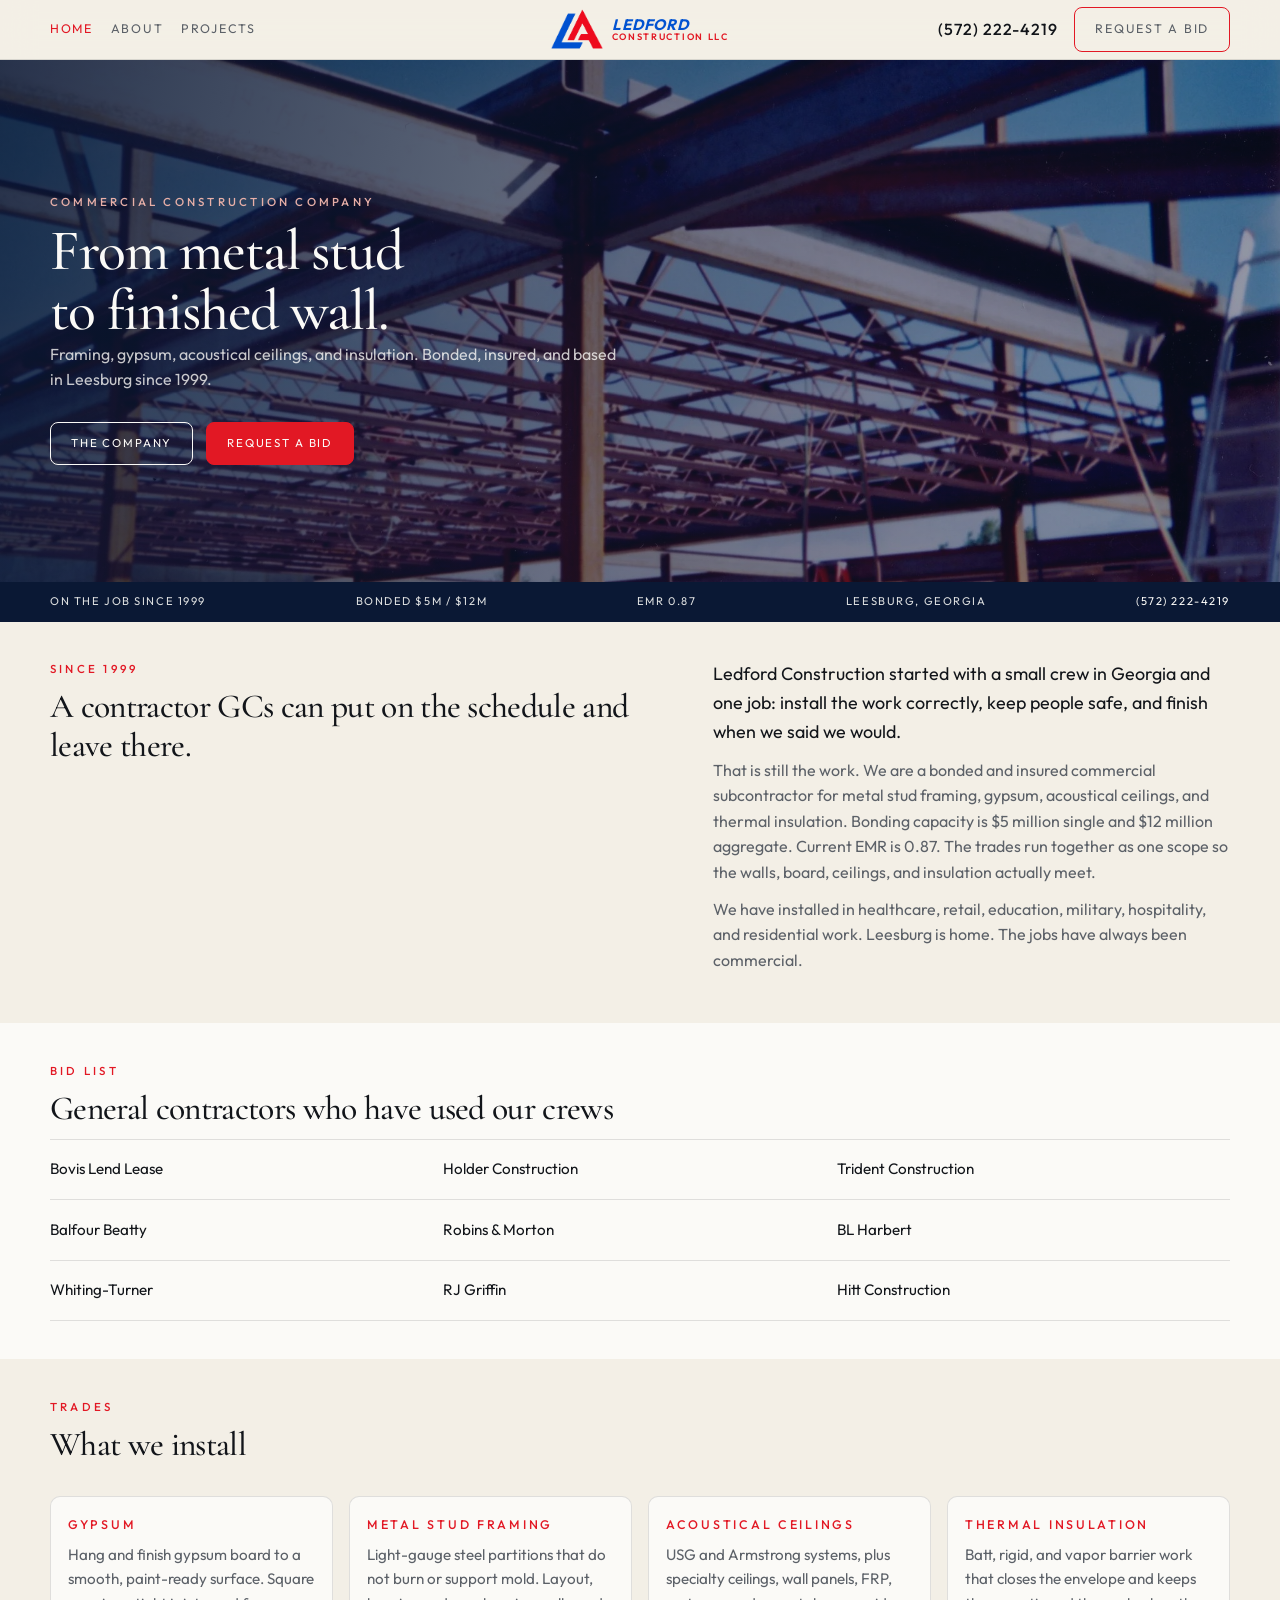
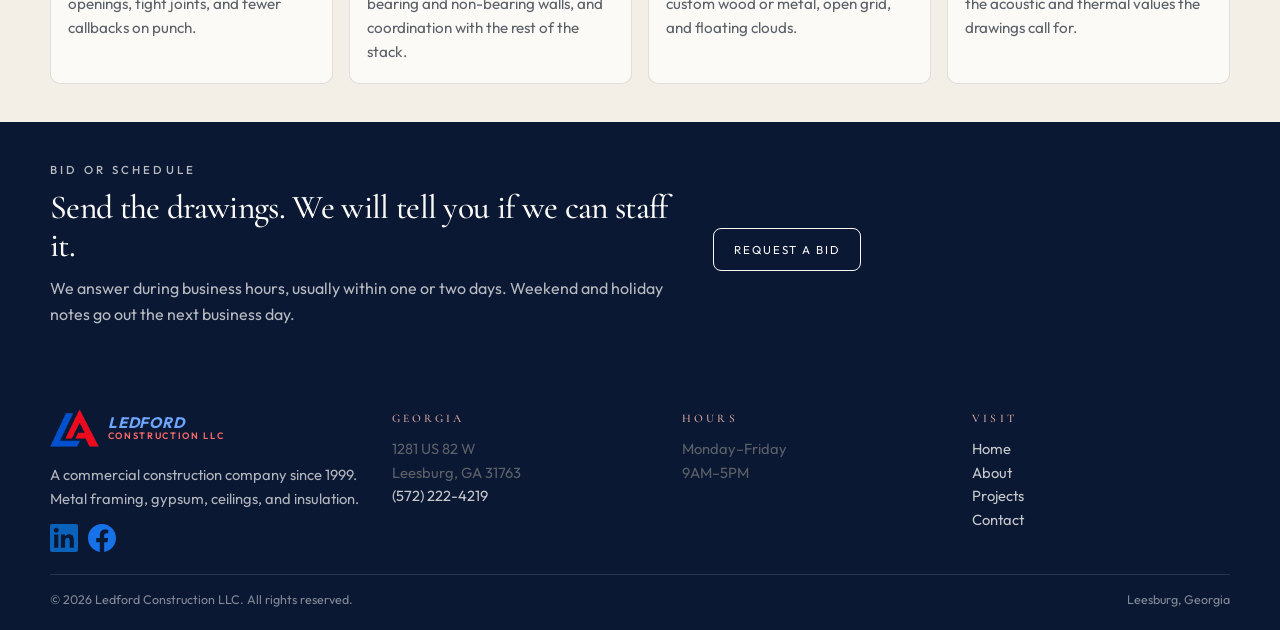
<file: index.html>
<!DOCTYPE html>
<html lang="en">
<head>
  <meta charset="utf-8" />
  <meta name="viewport" content="width=device-width, initial-scale=1, viewport-fit=cover" />
  <title>Ledford Construction LLC | Commercial construction company since 1999</title>
  <meta name="description" content="A commercial construction company since 1999. Metal stud framing, gypsum, acoustical ceilings, and thermal insulation." />
  <link rel="icon" type="image/png" href="images/icon.png?v=5" />
  <link rel="apple-touch-icon" href="images/apple-touch-icon.png?v=5" />
  <meta property="og:title" content="Ledford Construction LLC | Commercial construction company since 1999" />
  <meta property="og:description" content="A commercial construction company since 1999. Metal stud framing, gypsum, acoustical ceilings, and thermal insulation." />
  <meta property="og:image" content="images/icon.png?v=5" />
  <link rel="preconnect" href="https://fonts.googleapis.com" />
  <link rel="preconnect" href="https://fonts.gstatic.com" crossorigin />
  <link href="https://fonts.googleapis.com/css2?family=Cormorant+Garamond:ital,wght@0,500;0,600;1,500&family=Outfit:wght@300;400;500;600;700&display=swap" rel="stylesheet" />
  <link rel="stylesheet" href="styles.css?v=5" />
</head>
<body>

<header class="site-header">
  <div class="wrap header-inner">
    <nav class="nav nav-left" aria-label="Primary">
      <a href="index.html" aria-current="page">Home</a>
      <a href="about.html">About</a>
      <a href="projects.html">Projects</a>
    </nav>
    <a class="logo" href="index.html" aria-label="Ledford Construction home">
      <img class="mark" src="images/icon.png?v=5" alt="" />
      <span class="logo-text"><strong>Ledford</strong><em>Construction LLC</em></span>
    </a>
    <div class="header-tools">
      <a class="header-phone" href="tel:+15722224219">(572) 222-4219</a>
      <nav class="nav nav-right">
        <a class="cta" href="contact.html">Request a bid</a>
      </nav>
      <button class="menu-btn" type="button" aria-label="Open menu" aria-expanded="false"><span></span><span></span><span></span></button>
    </div>
  </div>
</header>

<main>
  <section class="hero">
    <div class="wrap">
      <p class="eyebrow">Commercial construction company</p>
      <h1>From metal stud to finished wall.</h1>
      <p>Framing, gypsum, acoustical ceilings, and insulation. Bonded, insured, and based in Leesburg since 1999.</p>
      <div style="display:flex;gap:.8rem;flex-wrap:wrap;margin-top:1.8rem">
        <a class="cta light" href="about.html">The company</a>
        <a class="cta solid" href="contact.html">Request a bid</a>
      </div>
    </div>
  </section>
  <section class="trust">
    <div class="wrap">
      <span>On the job since 1999</span>
      <span>Bonded $5M / $12M</span>
      <span>EMR 0.87</span>
      <span>Leesburg, Georgia</span>
      <a href="tel:+15722224219">(572) 222-4219</a>
    </div>
  </section>

  <section class="section">
    <div class="wrap split">
      <div>
        <p class="eyebrow">Since 1999</p>
        <h2>A contractor GCs can put on the schedule and leave there.</h2>
      </div>
      <div>
        <p class="lead">Ledford Construction started with a small crew in Georgia and one job: install the work correctly, keep people safe, and finish when we said we would.</p>
        <p>That is still the work. We are a bonded and insured commercial subcontractor for metal stud framing, gypsum, acoustical ceilings, and thermal insulation. Bonding capacity is $5 million single and $12 million aggregate. Current EMR is 0.87. The trades run together as one scope so the walls, board, ceilings, and insulation actually meet.</p>
        <p>We have installed in healthcare, retail, education, military, hospitality, and residential work. Leesburg is home. The jobs have always been commercial.</p>
      </div>
    </div>
  </section>

  <section class="section alt">
    <div class="wrap">
      <p class="eyebrow">Bid list</p>
      <h2>General contractors who have used our crews</h2>
      <ul class="names">
        <li>Bovis Lend Lease</li>
        <li>Holder Construction</li>
        <li>Trident Construction</li>
        <li>Balfour Beatty</li>
        <li>Robins &amp; Morton</li>
        <li>BL Harbert</li>
        <li>Whiting-Turner</li>
        <li>RJ Griffin</li>
        <li>Hitt Construction</li>
      </ul>
    </div>
  </section>

  <section class="section">
    <div class="wrap">
      <p class="eyebrow">Trades</p>
      <h2>What we install</h2>
      <div class="grid-4" style="margin-top:2rem">
        <article class="card">
          <h3>Gypsum</h3>
          <p>Hang and finish gypsum board to a smooth, paint-ready surface. Square openings, tight joints, and fewer callbacks on punch.</p>
        </article>
        <article class="card">
          <h3>Metal stud framing</h3>
          <p>Light-gauge steel partitions that do not burn or support mold. Layout, bearing and non-bearing walls, and coordination with the rest of the stack.</p>
        </article>
        <article class="card">
          <h3>Acoustical ceilings</h3>
          <p>USG and Armstrong systems, plus specialty ceilings, wall panels, FRP, custom wood or metal, open grid, and floating clouds.</p>
        </article>
        <article class="card">
          <h3>Thermal insulation</h3>
          <p>Batt, rigid, and vapor barrier work that closes the envelope and keeps the acoustic and thermal values the drawings call for.</p>
        </article>
      </div>
    </div>
  </section>

  <section class="section navy">
    <div class="wrap split">
      <div>
        <p class="eyebrow">Bid or schedule</p>
        <h2 style="color:#fbfaf7">Send the drawings. We will tell you if we can staff it.</h2>
        <p>We answer during business hours, usually within one or two days. Weekend and holiday notes go out the next business day.</p>
      </div>
      <div style="align-self:center">
        <a class="cta light" href="contact.html">Request a bid</a>
      </div>
    </div>
  </section>
</main>

<footer class="site-footer">
  <div class="wrap foot-grid">
    <div>
      <a class="logo" href="index.html"><img class="mark" src="images/icon.png?v=5" alt="" /><span class="logo-text"><strong>Ledford</strong><em>Construction LLC</em></span></a>
      <p style="margin-top:1rem;color:rgba(251,250,247,.7)">A commercial construction company since 1999. Metal framing, gypsum, ceilings, and insulation.</p>
      <p class="footer-social"><a class="li-mark" href="https://www.linkedin.com/company/ledford-construction-llc" target="_blank" rel="noopener noreferrer" aria-label="Ledford Construction on LinkedIn"><img src="images/linkedin.svg" width="28" height="28" alt="" /></a><a class="li-mark" href="https://www.facebook.com/share/1YXuvFNRWJ/" target="_blank" rel="noopener noreferrer" aria-label="Ledford Construction on Facebook"><img src="images/facebook.svg" width="28" height="28" alt="" /></a></p>
    </div>
    <div>
      <h3 class="eyebrow" style="color:#e8b0a8">Georgia</h3>
      <p>1281 US 82 W<br>Leesburg, GA 31763<br><a href="tel:+15722224219">(572) 222-4219</a></p>
    </div>
    <div>
      <h3 class="eyebrow" style="color:#e8b0a8">Hours</h3>
      <p>Monday–Friday<br>9AM–5PM</p>
    </div>
    <div>
      <h3 class="eyebrow" style="color:#e8b0a8">Visit</h3>
      <p><a href="index.html">Home</a><br><a href="about.html">About</a><br><a href="projects.html">Projects</a><br><a href="contact.html">Contact</a></p>
    </div>
  </div>
  <div class="wrap legal">
    <span>© 2026 Ledford Construction LLC. All rights reserved.</span>
    <span>Leesburg, Georgia</span>
  </div>
</footer>
<script src="site.js?v=3"></script>
</body>
</html>
</file>
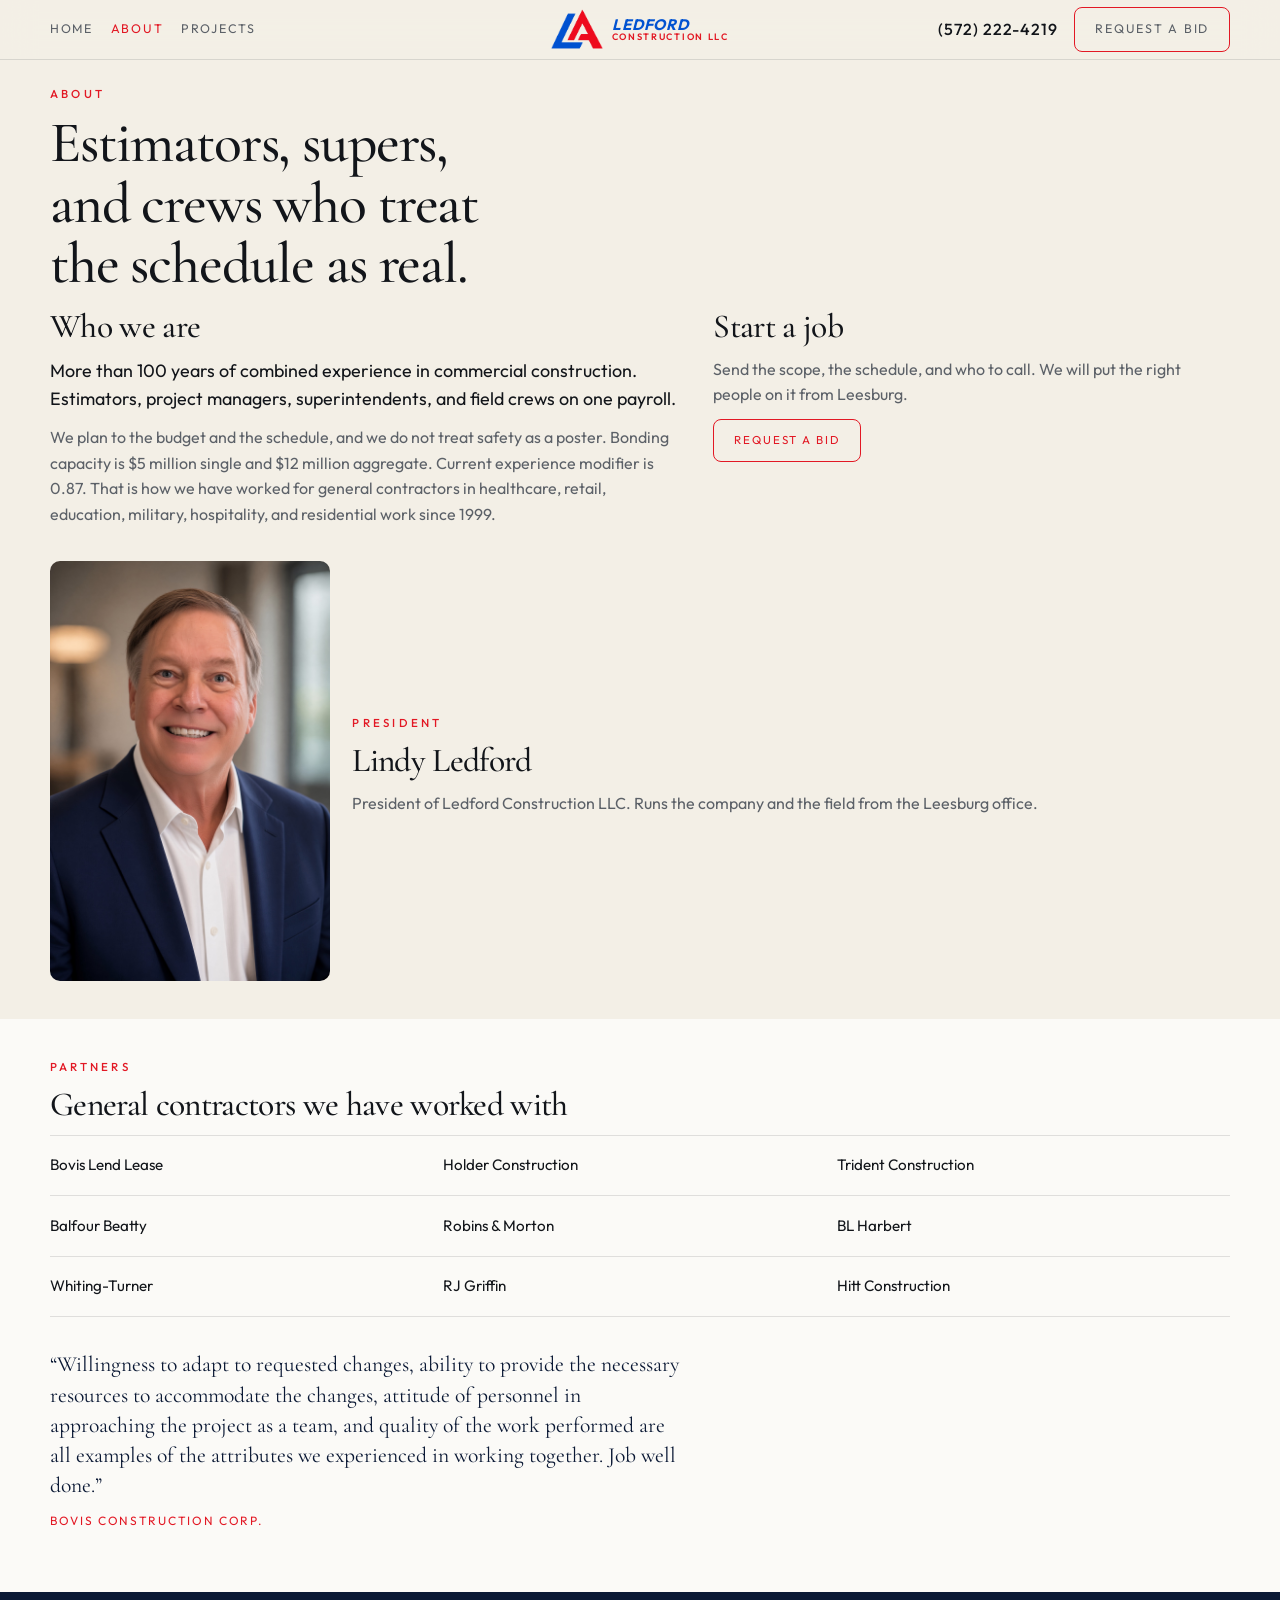
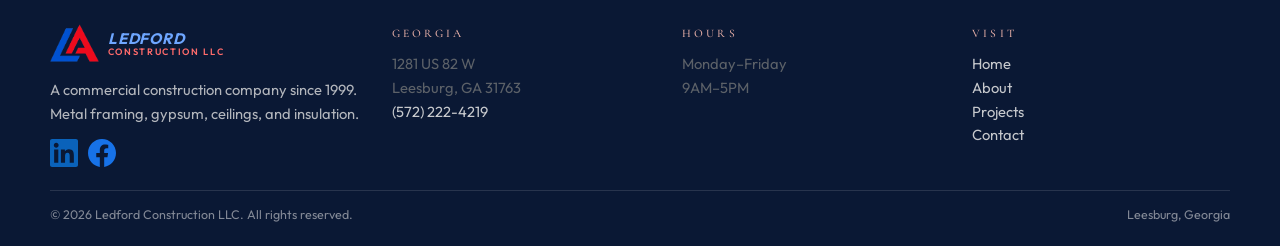
<file: about.html>
<!DOCTYPE html>
<html lang="en">
<head>
  <meta charset="utf-8" />
  <meta name="viewport" content="width=device-width, initial-scale=1, viewport-fit=cover" />
  <title>About | Ledford Construction LLC</title>
  <meta name="description" content="Professionals. Leaders. One team. Ledford Construction is a commercial subcontracting company led by President Lindy Ledford." />
  <link rel="icon" type="image/png" href="images/icon.png?v=5" />
  <link rel="apple-touch-icon" href="images/apple-touch-icon.png?v=5" />
  <meta property="og:title" content="About | Ledford Construction LLC" />
  <meta property="og:description" content="Professionals. Leaders. One team. Ledford Construction is a commercial subcontracting company led by President Lindy Ledford." />
  <meta property="og:image" content="images/icon.png?v=5" />
  <link rel="preconnect" href="https://fonts.googleapis.com" />
  <link rel="preconnect" href="https://fonts.gstatic.com" crossorigin />
  <link href="https://fonts.googleapis.com/css2?family=Cormorant+Garamond:ital,wght@0,500;0,600;1,500&family=Outfit:wght@300;400;500;600;700&display=swap" rel="stylesheet" />
  <link rel="stylesheet" href="styles.css?v=5" />
</head>
<body>

<header class="site-header">
  <div class="wrap header-inner">
    <nav class="nav nav-left" aria-label="Primary">
      <a href="index.html">Home</a>
      <a href="about.html" aria-current="page">About</a>
      <a href="projects.html">Projects</a>
    </nav>
    <a class="logo" href="index.html" aria-label="Ledford Construction home">
      <img class="mark" src="images/icon.png?v=5" alt="" />
      <span class="logo-text"><strong>Ledford</strong><em>Construction LLC</em></span>
    </a>
    <div class="header-tools">
      <a class="header-phone" href="tel:+15722224219">(572) 222-4219</a>
      <nav class="nav nav-right">
        <a class="cta" href="contact.html">Request a bid</a>
      </nav>
      <button class="menu-btn" type="button" aria-label="Open menu" aria-expanded="false"><span></span><span></span><span></span></button>
    </div>
  </div>
</header>

<main>
  <section class="page-hero">
    <div class="wrap">
      <p class="eyebrow">About</p>
      <h1>Estimators, supers, and crews who treat the schedule as real.</h1>
    </div>
  </section>
  <section class="section" style="padding-top:0">
    <div class="wrap split">
      <div>
        <h2>Who we are</h2>
        <p class="lead">More than 100 years of combined experience in commercial construction. Estimators, project managers, superintendents, and field crews on one payroll.</p>
        <p>We plan to the budget and the schedule, and we do not treat safety as a poster. Bonding capacity is $5 million single and $12 million aggregate. Current experience modifier is 0.87. That is how we have worked for general contractors in healthcare, retail, education, military, hospitality, and residential work since 1999.</p>
      </div>
      <div>
        <h2>Start a job</h2>
        <p>Send the scope, the schedule, and who to call. We will put the right people on it from Leesburg.</p>
        <a class="cta" href="contact.html">Request a bid</a>
      </div>
    </div>
    <div class="wrap people">
      <img src="images/about.jpg?v=4" alt="Lindy Ledford, President" />
      <div>
        <p class="eyebrow">President</p>
        <h2>Lindy Ledford</h2>
        <p>President of Ledford Construction LLC. Runs the company and the field from the Leesburg office.</p>
      </div>
    </div>
  </section>
  <section class="section alt" id="partners">
    <div class="wrap">
      <p class="eyebrow">Partners</p>
      <h2>General contractors we have worked with</h2>
      <ul class="names">
        <li>Bovis Lend Lease</li>
        <li>Holder Construction</li>
        <li>Trident Construction</li>
        <li>Balfour Beatty</li>
        <li>Robins &amp; Morton</li>
        <li>BL Harbert</li>
        <li>Whiting-Turner</li>
        <li>RJ Griffin</li>
        <li>Hitt Construction</li>
      </ul>
      <blockquote class="testimonial" style="margin-top:2rem; border-bottom:0; padding-bottom:0; max-width:40rem;">
        “Willingness to adapt to requested changes, ability to provide the necessary resources to accommodate the changes, attitude of personnel in approaching the project as a team, and quality of the work performed are all examples of the attributes we experienced in working together. Job well done.”
        <footer>Bovis Construction Corp.</footer>
      </blockquote>
    </div>
  </section>
</main>

<footer class="site-footer">
  <div class="wrap foot-grid">
    <div>
      <a class="logo" href="index.html"><img class="mark" src="images/icon.png?v=5" alt="" /><span class="logo-text"><strong>Ledford</strong><em>Construction LLC</em></span></a>
      <p style="margin-top:1rem;color:rgba(251,250,247,.7)">A commercial construction company since 1999. Metal framing, gypsum, ceilings, and insulation.</p>
      <p class="footer-social"><a class="li-mark" href="https://www.linkedin.com/company/ledford-construction-llc" target="_blank" rel="noopener noreferrer" aria-label="Ledford Construction on LinkedIn"><img src="images/linkedin.svg" width="28" height="28" alt="" /></a><a class="li-mark" href="https://www.facebook.com/share/1YXuvFNRWJ/" target="_blank" rel="noopener noreferrer" aria-label="Ledford Construction on Facebook"><img src="images/facebook.svg" width="28" height="28" alt="" /></a></p>
    </div>
    <div>
      <h3 class="eyebrow" style="color:#e8b0a8">Georgia</h3>
      <p>1281 US 82 W<br>Leesburg, GA 31763<br><a href="tel:+15722224219">(572) 222-4219</a></p>
    </div>
    <div>
      <h3 class="eyebrow" style="color:#e8b0a8">Hours</h3>
      <p>Monday–Friday<br>9AM–5PM</p>
    </div>
    <div>
      <h3 class="eyebrow" style="color:#e8b0a8">Visit</h3>
      <p><a href="index.html">Home</a><br><a href="about.html">About</a><br><a href="projects.html">Projects</a><br><a href="contact.html">Contact</a></p>
    </div>
  </div>
  <div class="wrap legal">
    <span>© 2026 Ledford Construction LLC. All rights reserved.</span>
    <span>Leesburg, Georgia</span>
  </div>
</footer>
<script src="site.js?v=3"></script>
</body>
</html>
</file>
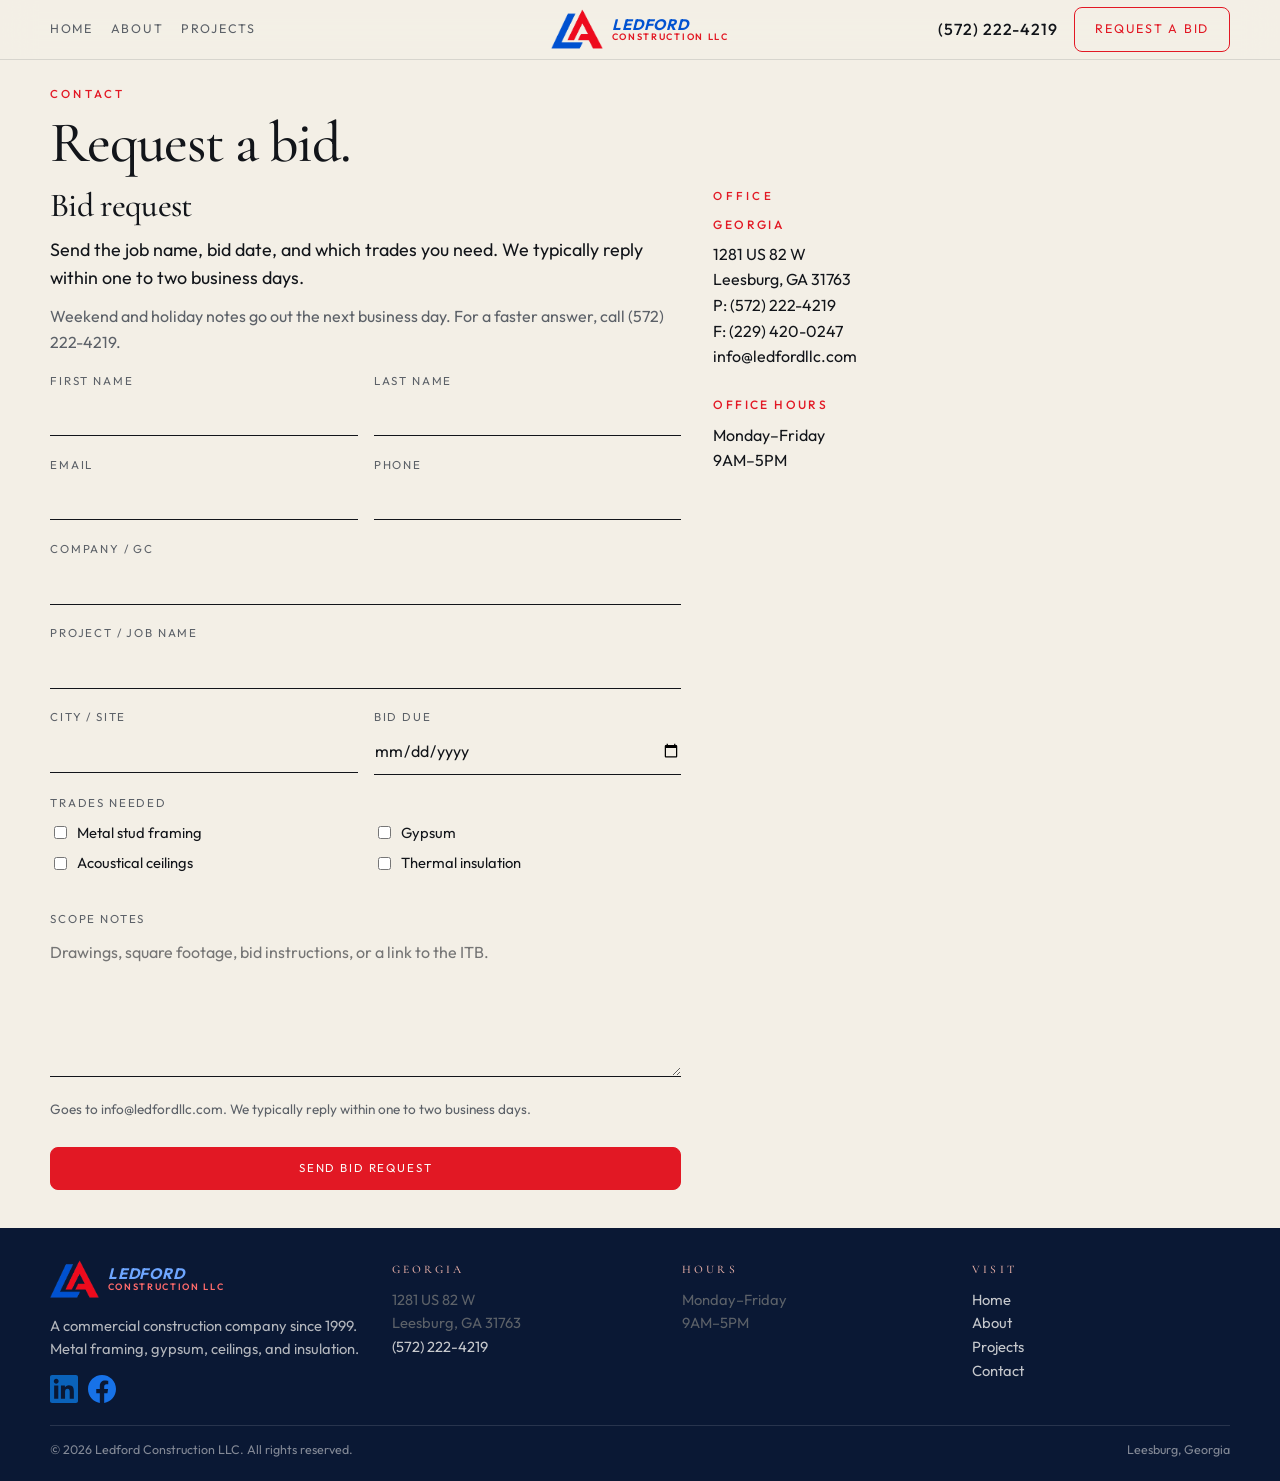
<file: contact.html>
<!DOCTYPE html>
<html lang="en">
<head>
  <meta charset="utf-8" />
  <meta name="viewport" content="width=device-width, initial-scale=1, viewport-fit=cover" />
  <title>Contact | Ledford Construction LLC</title>
  <meta name="description" content="Request a bid from Ledford Construction in Leesburg, Georgia." />
  <link rel="icon" type="image/png" href="images/icon.png?v=5" />
  <link rel="apple-touch-icon" href="images/apple-touch-icon.png?v=5" />
  <meta property="og:title" content="Contact | Ledford Construction LLC" />
  <meta property="og:description" content="Request a bid from Ledford Construction in Leesburg, Georgia." />
  <meta property="og:image" content="images/icon.png?v=5" />
  <link rel="preconnect" href="https://fonts.googleapis.com" />
  <link rel="preconnect" href="https://fonts.gstatic.com" crossorigin />
  <link href="https://fonts.googleapis.com/css2?family=Cormorant+Garamond:ital,wght@0,500;0,600;1,500&family=Outfit:wght@300;400;500;600;700&display=swap" rel="stylesheet" />
  <link rel="stylesheet" href="styles.css?v=5" />
</head>
<body>

<header class="site-header">
  <div class="wrap header-inner">
    <nav class="nav nav-left" aria-label="Primary">
      <a href="index.html">Home</a>
      <a href="about.html">About</a>
      <a href="projects.html">Projects</a>
    </nav>
    <a class="logo" href="index.html" aria-label="Ledford Construction home">
      <img class="mark" src="images/icon.png?v=5" alt="" />
      <span class="logo-text"><strong>Ledford</strong><em>Construction LLC</em></span>
    </a>
    <div class="header-tools">
      <a class="header-phone" href="tel:+15722224219">(572) 222-4219</a>
      <nav class="nav nav-right">
        <a class="cta" href="contact.html" aria-current="page">Request a bid</a>
      </nav>
      <button class="menu-btn" type="button" aria-label="Open menu" aria-expanded="false"><span></span><span></span><span></span></button>
    </div>
  </div>
</header>

<main>
  <section class="page-hero">
    <div class="wrap">
      <p class="eyebrow">Contact</p>
      <h1>Request a bid.</h1>
    </div>
  </section>
  <section class="section" style="padding-top:0">
    <div class="wrap split">
      <div>
        <h2>Bid request</h2>
        <p class="lead">Send the job name, bid date, and which trades you need. We typically reply within one to two business days.</p>
        <p>Weekend and holiday notes go out the next business day. For a faster answer, call <a href="tel:+15722224219">(572) 222-4219</a>.</p>
        <form data-contact>
          <div class="row-2">
            <div>
              <label for="first">First name</label>
              <input id="first" name="first" required />
            </div>
            <div>
              <label for="last">Last name</label>
              <input id="last" name="last" required />
            </div>
          </div>
          <div class="row-2">
            <div>
              <label for="email">Email</label>
              <input id="email" name="email" type="email" required />
            </div>
            <div>
              <label for="phone">Phone</label>
              <input id="phone" name="phone" type="tel" />
            </div>
          </div>
          <div>
            <label for="company">Company / GC</label>
            <input id="company" name="company" />
          </div>
          <div>
            <label for="project">Project / job name</label>
            <input id="project" name="project" />
          </div>
          <div class="row-2">
            <div>
              <label for="location">City / site</label>
              <input id="location" name="location" />
            </div>
            <div>
              <label for="bid_due">Bid due</label>
              <input id="bid_due" name="bid_due" type="date" />
            </div>
          </div>
          <div>
            <label>Trades needed</label>
            <div class="trades-pick">
              <label><input type="checkbox" name="trades" value="Metal stud framing" /> Metal stud framing</label>
              <label><input type="checkbox" name="trades" value="Gypsum" /> Gypsum</label>
              <label><input type="checkbox" name="trades" value="Acoustical ceilings" /> Acoustical ceilings</label>
              <label><input type="checkbox" name="trades" value="Thermal insulation" /> Thermal insulation</label>
            </div>
          </div>
          <div>
            <label for="help">Scope notes</label>
            <textarea id="help" name="help" rows="5" required placeholder="Drawings, square footage, bid instructions, or a link to the ITB."></textarea>
          </div>
          <p class="form-note">Goes to info@ledfordllc.com. We typically reply within one to two business days.</p>
          <button class="cta solid" type="submit">Send bid request</button>
        </form>
        <p class="success">Received. We will follow up from Leesburg.</p>
      </div>
      <aside>
        <p class="eyebrow">Office</p>
        <div class="office">
          <h3>Georgia</h3>
          <p>1281 US 82 W<br>Leesburg, GA 31763<br>P: <a href="tel:+15722224219">(572) 222-4219</a><br>F: (229) 420-0247<br><a href="mailto:info@ledfordllc.com">info@ledfordllc.com</a></p>
        </div>
        <div class="office">
          <h3>Office hours</h3>
          <p>Monday–Friday<br>9AM–5PM</p>
        </div>
      </aside>
    </div>
  </section>
</main>

<footer class="site-footer">
  <div class="wrap foot-grid">
    <div>
      <a class="logo" href="index.html"><img class="mark" src="images/icon.png?v=5" alt="" /><span class="logo-text"><strong>Ledford</strong><em>Construction LLC</em></span></a>
      <p style="margin-top:1rem;color:rgba(251,250,247,.7)">A commercial construction company since 1999. Metal framing, gypsum, ceilings, and insulation.</p>
      <p class="footer-social"><a class="li-mark" href="https://www.linkedin.com/company/ledford-construction-llc" target="_blank" rel="noopener noreferrer" aria-label="Ledford Construction on LinkedIn"><img src="images/linkedin.svg" width="28" height="28" alt="" /></a><a class="li-mark" href="https://www.facebook.com/share/1YXuvFNRWJ/" target="_blank" rel="noopener noreferrer" aria-label="Ledford Construction on Facebook"><img src="images/facebook.svg" width="28" height="28" alt="" /></a></p>
    </div>
    <div>
      <h3 class="eyebrow" style="color:#e8b0a8">Georgia</h3>
      <p>1281 US 82 W<br>Leesburg, GA 31763<br><a href="tel:+15722224219">(572) 222-4219</a></p>
    </div>
    <div>
      <h3 class="eyebrow" style="color:#e8b0a8">Hours</h3>
      <p>Monday–Friday<br>9AM–5PM</p>
    </div>
    <div>
      <h3 class="eyebrow" style="color:#e8b0a8">Visit</h3>
      <p><a href="index.html">Home</a><br><a href="about.html">About</a><br><a href="projects.html">Projects</a><br><a href="contact.html">Contact</a></p>
    </div>
  </div>
  <div class="wrap legal">
    <span>© 2026 Ledford Construction LLC. All rights reserved.</span>
    <span>Leesburg, Georgia</span>
  </div>
</footer>
<script src="site.js?v=3"></script>
</body>
</html>
</file>
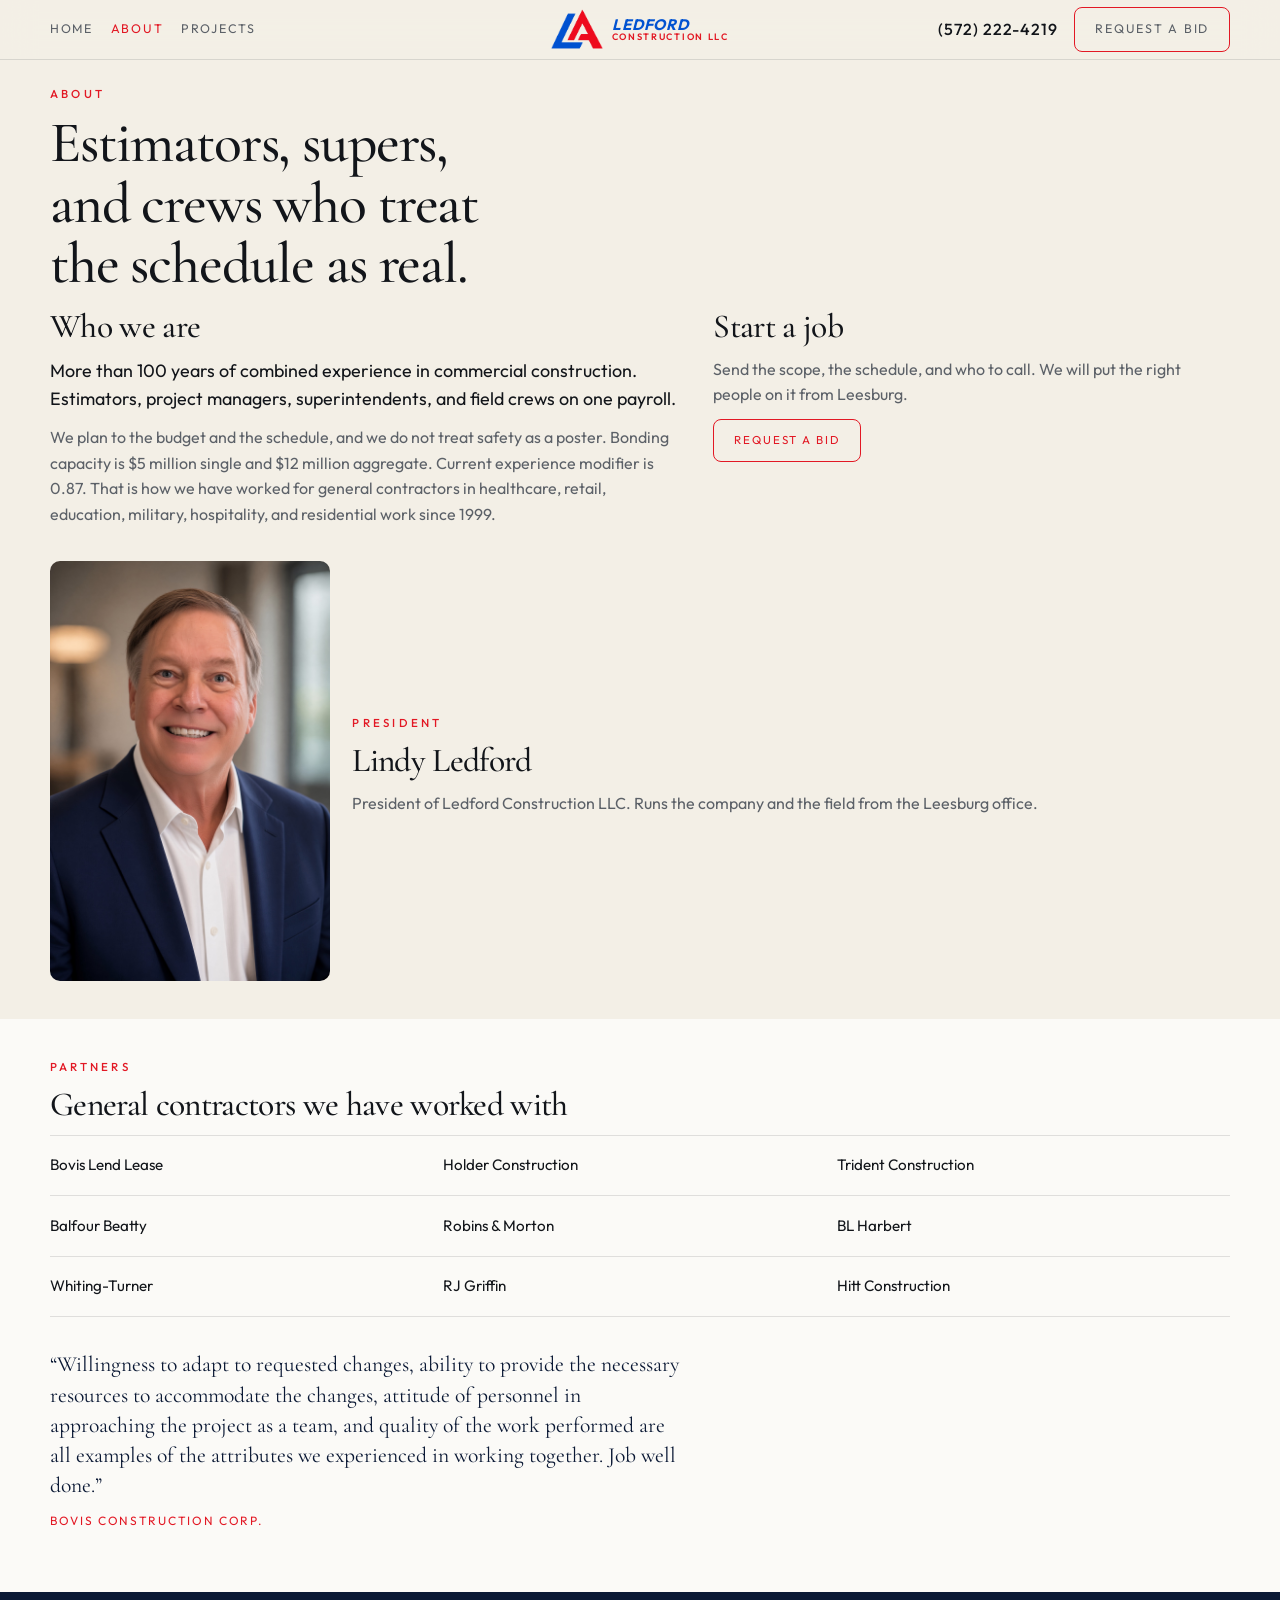
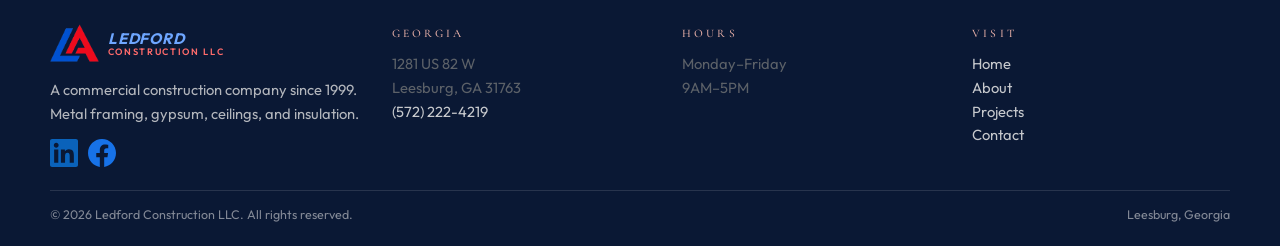
<file: contractors.html>
<!DOCTYPE html>
<html lang="en">
<head>
  <meta charset="utf-8" />
  <meta http-equiv="refresh" content="0; url=about.html#partners" />
  <link rel="canonical" href="about.html#partners" />
  <title>Partners | Ledford Construction LLC</title>
  <script>location.replace("about.html#partners");</script>
</head>
<body>
  <p><a href="about.html#partners">This page moved to About.</a></p>
</body>
</html>
</file>
<file: styles.css>
/* Ledford Construction LLC — 2026 rebuild */
:root {
  --navy: #0a1834;
  --navy-2: #12264a;
  --red: #e21824;
  --red-d: #b8141c;
  --paper: #f3efe6;
  --paper-2: #e8e2d6;
  --ink: #12151a;
  --muted: #5c6168;
  --white: #fbfaf7;
  --line: rgba(18,21,26,.12);
  --shadow: 0 24px 60px rgba(11,28,51,.18);
  --serif: "Cormorant Garamond", "Palatino Linotype", Palatino, serif;
  --sans: "Outfit", "Avenir Next", "Segoe UI", sans-serif;
}
*, *::before, *::after { box-sizing: border-box; }
html { scroll-behavior: smooth; }
html, body { margin: 0; padding: 0; }
body { padding-left: env(safe-area-inset-left); padding-right: env(safe-area-inset-right); }
body {
  font-family: var(--sans);
  color: var(--ink);
  background: var(--paper);
  line-height: 1.6;
  font-weight: 400;
  -webkit-font-smoothing: antialiased;
}
img { max-width: 100%; display: block; }
a { color: inherit; text-decoration: none; }
button, input, textarea, select { font: inherit; }
.wrap { width: min(1180px, calc(100% - 40px)); margin-inline: auto; }
.eyebrow {
  font-size: .72rem;
  letter-spacing: .28em;
  text-transform: uppercase;
  color: var(--red);
  font-weight: 500;
  margin: 0 0 .6rem;
}
h1, h2, h3, .serif { font-family: var(--serif); font-weight: 500; letter-spacing: -0.02em; }
h1 { font-size: clamp(2.2rem, 5.5vw, 3.6rem); line-height: 1.05; margin: 0; }
h2 { font-size: clamp(1.45rem, 3vw, 2.1rem); line-height: 1.15; margin: 0 0 .65rem; }
h3 { font-size: 1.5rem; margin: 0 0 .5rem; }
p { margin: 0 0 .7rem; color: var(--muted); }
.lead { font-size: 1.12rem; color: var(--ink); max-width: 42rem; }

/* Header */
.site-header {
  position: sticky; top: 0; z-index: 40;
  background: color-mix(in srgb, var(--paper) 88%, transparent);
  backdrop-filter: blur(16px);
  border-bottom: 1px solid var(--line);
  padding-top: env(safe-area-inset-top);
}
.header-inner {
  display: grid;
  grid-template-columns: 1fr auto 1fr;
  align-items: center;
  padding: .45rem 0;
  gap: 1rem;
}
.header-tools {
  justify-self: end;
  display: flex;
  align-items: center;
  gap: 1rem;
}
.logo { justify-self: center; display: flex; align-items: center; gap: .55rem; color: inherit; }
.logo .mark { height: 40px; width: auto; display: block; background: none; border: 0; }
.logo-text { display: flex; flex-direction: column; line-height: 1.05; }
.logo-text strong {
  font-family: var(--sans);
  font-style: italic;
  font-weight: 700;
  font-size: .95rem;
  letter-spacing: .06em;
  text-transform: uppercase;
  color: #0253d1;
}
.logo-text em {
  font-style: normal;
  font-size: .58rem;
  letter-spacing: .18em;
  text-transform: uppercase;
  font-weight: 600;
  color: var(--red);
}
.nav-left, .nav-right { display: flex; align-items: center; gap: 1.1rem; }
.nav-right { justify-self: end; }
.header-phone {
  color: var(--ink);
  font-weight: 500;
  letter-spacing: .06em;
  white-space: nowrap;
}
.header-phone:hover { color: var(--red); }
.trust {
  background: var(--navy);
  color: rgba(251,250,247,.88);
  padding: .7rem 0;
  font-size: .7rem;
  letter-spacing: .14em;
  text-transform: uppercase;
}
.trust .wrap {
  display: flex;
  flex-wrap: wrap;
  gap: .35rem 1.5rem;
  justify-content: space-between;
  align-items: center;
}
.trust a { color: #fbfaf7; }
.trades-pick {
  display: grid;
  grid-template-columns: 1fr 1fr;
  gap: .45rem 1rem;
  margin: .35rem 0 1rem;
}
.trades-pick label {
  display: flex;
  align-items: center;
  gap: .45rem;
  text-transform: none;
  letter-spacing: 0;
  font-size: .92rem;
  color: var(--ink);
  cursor: pointer;
}
.trades-pick input { width: auto; accent-color: var(--red); }
.nav a {
  font-size: .78rem;
  letter-spacing: .14em;
  text-transform: uppercase;
  color: var(--muted);
}
.nav a:hover, .nav a[aria-current="page"] { color: var(--red); }
.cta {
  display: inline-flex; align-items: center; justify-content: center;
  border: 1px solid var(--red);
  color: var(--red);
  padding: .7rem 1.25rem;
  letter-spacing: .16em;
  text-transform: uppercase;
  font-size: .72rem;
  transition: .2s ease;
  background: transparent;
  cursor: pointer;
  border-radius: 8px;
}
.cta:hover { background: var(--red); color: var(--white); }
.cta.solid { background: var(--red); color: var(--white); }
.cta.light { border-color: var(--white); color: var(--white); }
.cta.light:hover { background: var(--white); color: var(--navy); }
.menu-btn {
  display: none;
  background: none; border: 0; padding: .4rem;
  cursor: pointer;
}
.menu-btn span {
  display: block; width: 22px; height: 1.5px; background: var(--ink); margin: 5px 0;
}

/* Hero */
.hero {
  min-height: 58vh;
  background:
    linear-gradient(105deg, rgba(10,24,52,.88) 0%, rgba(10,24,52,.62) 46%, rgba(10,24,52,.42) 100%),
    url("images/hero.jpg") center 42%/cover no-repeat;
  color: var(--white);
  display: grid;
  align-items: center;
  padding: 5.2rem 0 4.2rem;
  position: relative;
}
.hero .eyebrow { color: #e8b0a8; }
.hero h1 { color: var(--white); max-width: 14ch; }
.hero p { color: rgba(251,250,247,.78); max-width: 36rem; }

.section { padding: 2.4rem 0; }
.section.alt { background: var(--white); }
.section.navy { background: var(--navy); color: var(--white); }
.section.navy p, .section.navy .muted { color: rgba(251,250,247,.72); }
.split { display: grid; grid-template-columns: 1.1fr .9fr; gap: 2rem; align-items: start; }
.grid-4, .grid-3, .grid-2 { display: grid; gap: 1rem; }
.grid-4 { grid-template-columns: repeat(4, 1fr); }
.grid-3 { grid-template-columns: repeat(3, 1fr); }
.grid-2 { grid-template-columns: 1fr 1fr; }

.card {
  background: var(--white);
  padding: 1.1rem 1.05rem 1.15rem;
  border: 1px solid var(--line);
  border-radius: 10px;
}
.card h3 { color: var(--red); font-family: var(--sans); font-size: .78rem; letter-spacing: .22em; text-transform: uppercase; font-weight: 500; }
.card p { margin: 0; font-size: .95rem; }

.quote {
  font-family: var(--serif);
  font-size: clamp(1.6rem, 3vw, 2.3rem);
  line-height: 1.25;
  color: var(--navy);
  max-width: 20ch;
  margin: 0 auto;
  text-align: center;
}
.quote cite { display: block; margin-top: 1rem; font-style: normal; font-family: var(--sans); font-size: .72rem; letter-spacing: .22em; text-transform: uppercase; color: var(--red); }

.gallery {
  display: grid;
  grid-template-columns: repeat(3, 1fr);
  gap: .6rem;
}
.gallery a, .gallery figure { margin: 0; overflow: hidden; background: #1a1a1a; border-radius: 8px; }
.gallery figure { display: flex; flex-direction: column; background: var(--paper); }
.gallery figcaption {
  padding: .55rem .7rem .7rem;
  font-size: .82rem;
  line-height: 1.35;
  color: var(--muted);
}
.gallery .caption-input {
  width: 100%;
  border: 0;
  border-top: 1px solid var(--line);
  background: var(--paper);
  padding: .55rem .7rem;
  color: var(--ink);
  resize: none;
  outline: none;
}
.gallery .caption-input:focus { border-top-color: var(--red); }
.gallery img {
  width: 100%;
  height: 210px;
  object-fit: cover;
  transition: transform .5s ease;
}
.gallery a:hover img { transform: scale(1.05); }
.gallery .wide { grid-column: span 2; }
.gallery .wide img { height: 280px; }

.people {
  display: grid;
  grid-template-columns: 280px 1fr;
  gap: 1.4rem;
  align-items: center;
  margin-top: 1.4rem;
}
.people img { width: 100%; height: 420px; object-fit: cover; object-position: center 18%; border-radius: 10px; }

.names {
  display: grid;
  grid-template-columns: repeat(3, 1fr);
  gap: 0;
  border-top: 1px solid var(--line);
}
.names li {
  list-style: none;
  padding: 1.1rem 1rem 1.1rem 0;
  border-bottom: 1px solid var(--line);
  font-size: .95rem;
}
.names { padding: 0; margin: 0; }

blockquote.testimonial {
  margin: 0 0 1.5rem;
  padding: 0 0 1.5rem;
  border-bottom: 1px solid var(--line);
  font-family: var(--serif);
  font-size: 1.35rem;
  line-height: 1.4;
  color: var(--navy);
}
blockquote.testimonial footer {
  margin-top: .8rem;
  font-family: var(--sans);
  font-size: .75rem;
  letter-spacing: .14em;
  text-transform: uppercase;
  color: var(--red);
}

form {
  display: grid;
  gap: .9rem;
}
label { font-size: .72rem; letter-spacing: .16em; text-transform: uppercase; color: var(--muted); }
input, textarea {
  width: 100%;
  border: 0;
  border-bottom: 1px solid var(--ink);
  background: transparent;
  padding: .55rem 0;
  color: var(--ink);
  outline: none;
}
input:focus, textarea:focus { border-bottom-color: var(--red); }
.row-2 { display: grid; grid-template-columns: 1fr 1fr; gap: 1rem; }
.form-note { font-size: .85rem; }
.success {
  display: none;
  padding: 1.2rem 0;
  font-family: var(--serif);
  font-size: 1.4rem;
  color: var(--navy);
}

.office { margin-bottom: 1.6rem; }
.office h3 { font-family: var(--sans); font-size: .75rem; letter-spacing: .2em; text-transform: uppercase; color: var(--red); }
.office p { margin: 0; color: var(--ink); }

.site-footer {
  background: var(--navy);
  color: var(--white);
  padding: 2rem 0 1.3rem;
  font-size: .92rem;
}
.footer-social { margin: .85rem 0 0; display: flex; align-items: center; gap: .65rem; }
.li-mark { display: inline-flex; line-height: 0; opacity: .95; }
.li-mark img { width: 28px; height: 28px; display: block; }
.li-mark:hover { opacity: 1; }
.site-footer a.li-mark:hover { color: inherit; }
.site-footer a { color: rgba(251,250,247,.78); }
.site-footer a:hover { color: var(--white); }
.foot-grid { display: grid; grid-template-columns: 1.2fr 1fr 1fr 1fr; gap: 2rem; }
.site-footer .logo .mark { height: 38px; }
.site-footer .logo-text strong { color: #6ea6ff; }
.site-footer .logo-text em { color: #ff6b6b; }
.legal { margin-top: 1.4rem; padding-top: .9rem; border-top: 1px solid rgba(255,255,255,.12); color: rgba(251,250,247,.5); font-size: .78rem; display: flex; justify-content: space-between; gap: 1rem; flex-wrap: wrap; }

.page-hero { padding: 1.6rem 0 .8rem; }
.page-hero h1 { max-width: 16ch; }

/* overflow-x on html/body breaks position:sticky; clip wide bits on sections instead */
main, .site-footer, .hero, .trust { overflow-x: clip; }
img, video { max-width: 100%; height: auto; }
.gallery img { height: 210px; }

@media (max-width: 1080px) {
  .site-header {
    position: fixed;
    left: 0;
    right: 0;
    top: 0;
    width: 100%;
  }
  body {
    padding-top: calc(3.4rem + env(safe-area-inset-top, 0px));
  }
  .wrap { width: min(1180px, calc(100% - 28px)); }
  .header-inner {
    display: flex;
    flex-wrap: wrap;
    align-items: center;
    gap: .35rem 0;
    padding: .5rem 0;
  }
  .logo { order: 1; margin-right: auto; justify-self: start; }
  .logo .mark { height: 34px; }
  .header-tools { order: 2; gap: .45rem; }
  .menu-btn { display: flex; flex-direction: column; justify-content: center; min-width: 44px; min-height: 44px; }
  .header-phone {
    order: 2;
    font-size: .82rem;
    letter-spacing: .04em;
    padding: .35rem .15rem;
  }
  .menu-btn { order: 2; }
  .nav-left, .nav-right {
    display: none;
    order: 3;
    width: 100%;
    flex-direction: column;
    align-items: stretch;
    gap: 0;
  }
  .site-header.open .header-tools { display: contents; }
  .site-header.open .nav-left,
  .site-header.open .nav-right { display: flex; }
  .nav a, .nav .cta {
    padding: .9rem 0;
    font-size: .85rem;
    border-bottom: 1px solid var(--line);
    width: 100%;
    justify-content: flex-start;
  }
  .nav .cta { border-left: 0; border-right: 0; border-top: 0; border-radius: 0; }
  .split, .people { grid-template-columns: 1fr; }
  .grid-4, .grid-3, .grid-2, .foot-grid, .names { grid-template-columns: 1fr 1fr; }
  .gallery { grid-template-columns: 1fr 1fr; gap: .4rem; }
  .gallery .wide { grid-column: auto; }
  .gallery img, .gallery .wide img { height: 180px; }
  .row-2 { grid-template-columns: 1fr; }
  .hero { min-height: 0; padding: 3.2rem 0 2.4rem; }
  .hero h1 { font-size: 2.15rem; max-width: none; }
  .section { padding: 1.7rem 0; }
  .page-hero { padding: 1.2rem 0 .6rem; }
  .page-hero h1 { max-width: none; }
  .people img {
    height: auto;
    aspect-ratio: 3 / 4;
    max-height: min(70vh, 560px);
    object-fit: cover;
    object-position: center 20%;
  }
  .quote { font-size: 1.35rem; }
  .site-footer { padding: 1.6rem 0 1.1rem; padding-bottom: max(1.1rem, env(safe-area-inset-bottom)); }
  .cta { min-height: 44px; }
  input, textarea, select { font-size: 16px; }
  .gallery .remove { display: block; }
}

@media (max-width: 640px) {
  .grid-4, .grid-3, .grid-2, .foot-grid, .names, .trades-pick { grid-template-columns: 1fr; }
  .gallery { grid-template-columns: 1fr; }
  .gallery img, .gallery .wide img { height: 220px; }
  .hero p { max-width: none; }
  .header-phone { font-size: .78rem; }
}


.dropzone {
  border: 1.5px dashed var(--red);
  background: var(--white);
  padding: 1.1rem 1.2rem;
  margin: 0 0 1.2rem;
  text-align: center;
  cursor: pointer;
}
.dropzone.drag { background: #f8e8e4; }
.dropzone p { margin: 0; color: var(--ink); }
.dropzone span { color: var(--muted); font-size: .9rem; }
.gallery figure { position: relative; }
.gallery .remove {
  position: absolute; top: .4rem; right: .4rem;
  background: var(--navy); color: #fff; border: 0;
  width: 28px; height: 28px; cursor: pointer;
  font-size: 1.1rem; line-height: 1;
  display: none;
}
.gallery figure:hover .remove { display: block; }
.page-hero .toolbar { display: flex; justify-content: space-between; align-items: end; gap: 1rem; flex-wrap: wrap; }
</file>
